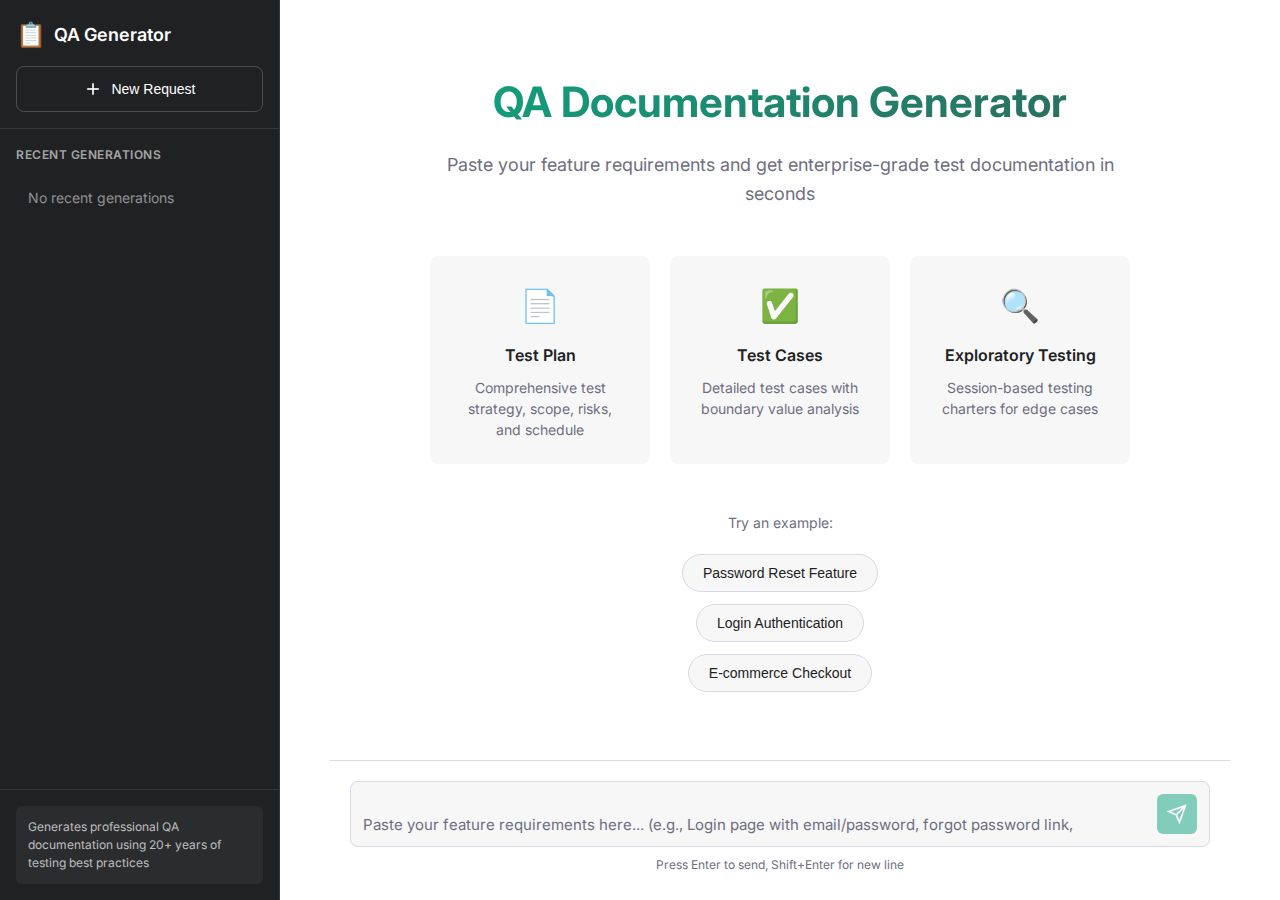
<file: docs/index.html>
<!DOCTYPE html>
<html lang="en">
<head>
    <meta charset="UTF-8">
    <meta name="viewport" content="width=device-width, initial-scale=1.0">
    <title>QA Documentation Generator - AI-Powered Test Planning</title>
    <link rel="stylesheet" href="styles.css">
    <link rel="preconnect" href="https://fonts.googleapis.com">
    <link rel="preconnect" href="https://fonts.gstatic.com" crossorigin>
    <link href="https://fonts.googleapis.com/css2?family=Inter:wght@300;400;500;600;700&display=swap" rel="stylesheet">
</head>
<body>
    <div class="container">
        <!-- Sidebar -->
        <aside class="sidebar">
            <div class="sidebar-header">
                <h1 class="logo">
                    <span class="logo-icon">📋</span>
                    QA Generator
                </h1>
                <button class="new-chat-btn" id="newChatBtn">
                    <svg width="20" height="20" viewBox="0 0 24 24" fill="none" stroke="currentColor" stroke-width="2">
                        <line x1="12" y1="5" x2="12" y2="19"></line>
                        <line x1="5" y1="12" x2="19" y2="12"></line>
                    </svg>
                    New Request
                </button>
            </div>

            <div class="sidebar-content">
                <div class="history-section">
                    <h3 class="history-title">Recent Generations</h3>
                    <div id="historyList" class="history-list">
                        <!-- History items will be added here -->
                    </div>
                </div>
            </div>

            <div class="sidebar-footer">
                <div class="info-box">
                    <p class="info-text">Generates professional QA documentation using 20+ years of testing best practices</p>
                </div>
            </div>
        </aside>

        <!-- Main Content -->
        <main class="main-content">
            <div class="chat-container">
                <div class="messages" id="messages">
                    <!-- Welcome Message -->
                    <div class="welcome-screen" id="welcomeScreen">
                        <div class="welcome-content">
                            <h1 class="welcome-title">QA Documentation Generator</h1>
                            <p class="welcome-subtitle">Paste your feature requirements and get enterprise-grade test documentation in seconds</p>

                            <div class="features-grid">
                                <div class="feature-card">
                                    <div class="feature-icon">📄</div>
                                    <h3>Test Plan</h3>
                                    <p>Comprehensive test strategy, scope, risks, and schedule</p>
                                </div>
                                <div class="feature-card">
                                    <div class="feature-icon">✅</div>
                                    <h3>Test Cases</h3>
                                    <p>Detailed test cases with boundary value analysis</p>
                                </div>
                                <div class="feature-card">
                                    <div class="feature-icon">🔍</div>
                                    <h3>Exploratory Testing</h3>
                                    <p>Session-based testing charters for edge cases</p>
                                </div>
                            </div>

                            <div class="example-prompts">
                                <p class="example-title">Try an example:</p>
                                <button class="example-btn" data-example="password-reset">Password Reset Feature</button>
                                <button class="example-btn" data-example="login">Login Authentication</button>
                                <button class="example-btn" data-example="checkout">E-commerce Checkout</button>
                            </div>
                        </div>
                    </div>
                </div>

                <!-- Input Area -->
                <div class="input-container">
                    <div class="input-wrapper">
                        <textarea
                            id="requirementInput"
                            class="requirement-input"
                            placeholder="Paste your feature requirements here... (e.g., Login page with email/password, forgot password link, remember me checkbox...)"
                            rows="1"></textarea>
                        <button class="send-btn" id="sendBtn" disabled>
                            <svg width="20" height="20" viewBox="0 0 24 24" fill="none" stroke="currentColor" stroke-width="2">
                                <line x1="22" y1="2" x2="11" y2="13"></line>
                                <polygon points="22 2 15 22 11 13 2 9 22 2"></polygon>
                            </svg>
                        </button>
                    </div>
                    <div class="input-footer">
                        <p class="input-hint">Press Enter to send, Shift+Enter for new line</p>
                    </div>
                </div>
            </div>
        </main>
    </div>

    <script src="script.js"></script>
</body>
</html>
</file>
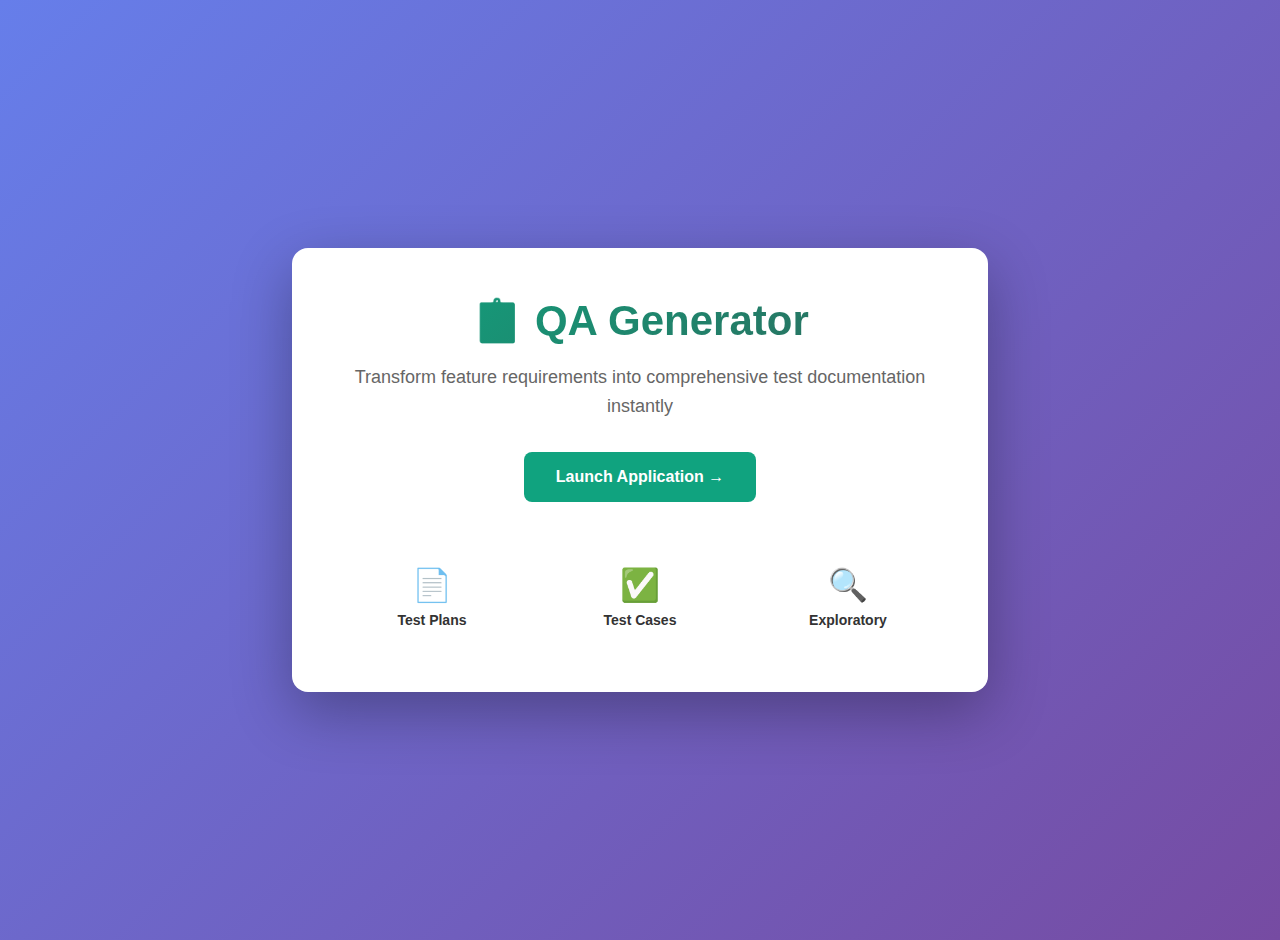
<file: docs/demo.html>
<!DOCTYPE html>
<html lang="en">
<head>
    <meta charset="UTF-8">
    <meta name="viewport" content="width=device-width, initial-scale=1.0">
    <title>QA Generator - Demo Mode</title>
    <style>
        body {
            font-family: 'Inter', sans-serif;
            background: linear-gradient(135deg, #667eea 0%, #764ba2 100%);
            min-height: 100vh;
            display: flex;
            align-items: center;
            justify-content: center;
            margin: 0;
            padding: 20px;
        }
        .demo-card {
            background: white;
            border-radius: 16px;
            padding: 48px;
            max-width: 600px;
            box-shadow: 0 20px 60px rgba(0,0,0,0.3);
            text-align: center;
        }
        h1 {
            font-size: 42px;
            margin: 0 0 16px 0;
            background: linear-gradient(135deg, #10a37f, #2d6a5c);
            -webkit-background-clip: text;
            -webkit-text-fill-color: transparent;
        }
        p {
            color: #666;
            font-size: 18px;
            line-height: 1.6;
            margin-bottom: 32px;
        }
        .btn {
            display: inline-block;
            padding: 16px 32px;
            background: #10a37f;
            color: white;
            text-decoration: none;
            border-radius: 8px;
            font-weight: 600;
            font-size: 16px;
            transition: all 0.3s;
        }
        .btn:hover {
            background: #0d8c6d;
            transform: translateY(-2px);
            box-shadow: 0 8px 16px rgba(16, 163, 127, 0.3);
        }
        .features {
            margin-top: 48px;
            display: grid;
            grid-template-columns: repeat(3, 1fr);
            gap: 24px;
            text-align: center;
        }
        .feature {
            padding: 16px;
        }
        .feature-icon {
            font-size: 32px;
            margin-bottom: 8px;
        }
        .feature-title {
            font-size: 14px;
            font-weight: 600;
            color: #333;
        }
    </style>
</head>
<body>
    <div class="demo-card">
        <h1>📋 QA Generator</h1>
        <p>Transform feature requirements into comprehensive test documentation instantly</p>
        <a href="index.html" class="btn">Launch Application →</a>
        
        <div class="features">
            <div class="feature">
                <div class="feature-icon">📄</div>
                <div class="feature-title">Test Plans</div>
            </div>
            <div class="feature">
                <div class="feature-icon">✅</div>
                <div class="feature-title">Test Cases</div>
            </div>
            <div class="feature">
                <div class="feature-icon">🔍</div>
                <div class="feature-title">Exploratory</div>
            </div>
        </div>
    </div>
</body>
</html>
</file>
<file: docs/styles.css>
* {
    margin: 0;
    padding: 0;
    box-sizing: border-box;
}

:root {
    --primary-color: #10a37f;
    --primary-hover: #0d8c6d;
    --bg-primary: #ffffff;
    --bg-secondary: #f7f7f8;
    --bg-tertiary: #ececf1;
    --text-primary: #202123;
    --text-secondary: #6e6e80;
    --border-color: #d9d9e3;
    --shadow-sm: 0 1px 2px rgba(0, 0, 0, 0.05);
    --shadow-md: 0 4px 6px rgba(0, 0, 0, 0.07);
    --shadow-lg: 0 10px 15px rgba(0, 0, 0, 0.1);
    --border-radius: 8px;
    --transition: all 0.2s ease;
}

body {
    font-family: 'Inter', -apple-system, BlinkMacSystemFont, 'Segoe UI', sans-serif;
    background: var(--bg-secondary);
    color: var(--text-primary);
    line-height: 1.6;
}

.container {
    display: flex;
    height: 100vh;
    overflow: hidden;
}

/* Sidebar */
.sidebar {
    width: 280px;
    background: var(--text-primary);
    color: white;
    display: flex;
    flex-direction: column;
    border-right: 1px solid rgba(255, 255, 255, 0.1);
}

.sidebar-header {
    padding: 16px;
    border-bottom: 1px solid rgba(255, 255, 255, 0.1);
}

.logo {
    font-size: 18px;
    font-weight: 600;
    margin-bottom: 12px;
    display: flex;
    align-items: center;
    gap: 8px;
}

.logo-icon {
    font-size: 24px;
}

.new-chat-btn {
    width: 100%;
    padding: 12px 16px;
    background: transparent;
    border: 1px solid rgba(255, 255, 255, 0.2);
    border-radius: var(--border-radius);
    color: white;
    font-size: 14px;
    font-weight: 500;
    cursor: pointer;
    display: flex;
    align-items: center;
    justify-content: center;
    gap: 8px;
    transition: var(--transition);
}

.new-chat-btn:hover {
    background: rgba(255, 255, 255, 0.1);
}

.sidebar-content {
    flex: 1;
    overflow-y: auto;
    padding: 16px;
}

.history-section {
    margin-bottom: 20px;
}

.history-title {
    font-size: 12px;
    font-weight: 600;
    text-transform: uppercase;
    color: rgba(255, 255, 255, 0.6);
    margin-bottom: 12px;
    letter-spacing: 0.5px;
}

.history-list {
    display: flex;
    flex-direction: column;
    gap: 4px;
}

.history-item {
    padding: 10px 12px;
    border-radius: 6px;
    cursor: pointer;
    transition: var(--transition);
    font-size: 14px;
    color: rgba(255, 255, 255, 0.8);
    white-space: nowrap;
    overflow: hidden;
    text-overflow: ellipsis;
}

.history-item:hover {
    background: rgba(255, 255, 255, 0.1);
}

.sidebar-footer {
    padding: 16px;
    border-top: 1px solid rgba(255, 255, 255, 0.1);
}

.info-box {
    padding: 12px;
    background: rgba(255, 255, 255, 0.05);
    border-radius: 6px;
}

.info-text {
    font-size: 12px;
    color: rgba(255, 255, 255, 0.7);
    line-height: 1.5;
}

/* Main Content */
.main-content {
    flex: 1;
    display: flex;
    flex-direction: column;
    background: var(--bg-primary);
}

.chat-container {
    flex: 1;
    display: flex;
    flex-direction: column;
    max-width: 900px;
    width: 100%;
    margin: 0 auto;
}

.messages {
    flex: 1;
    overflow-y: auto;
    overflow-x: hidden;
    padding: 20px;
    max-height: calc(100vh - 140px);
    min-height: 0;
}

/* Welcome Screen */
.welcome-screen {
    display: flex;
    align-items: center;
    justify-content: center;
    min-height: 100%;
    padding: 40px 20px;
}

.welcome-content {
    text-align: center;
    max-width: 700px;
}

.welcome-title {
    font-size: 42px;
    font-weight: 700;
    margin-bottom: 16px;
    background: linear-gradient(135deg, var(--primary-color), #2d6a5c);
    -webkit-background-clip: text;
    -webkit-text-fill-color: transparent;
    background-clip: text;
}

.welcome-subtitle {
    font-size: 18px;
    color: var(--text-secondary);
    margin-bottom: 48px;
}

.features-grid {
    display: grid;
    grid-template-columns: repeat(3, 1fr);
    gap: 20px;
    margin-bottom: 48px;
}

.feature-card {
    padding: 24px;
    background: var(--bg-secondary);
    border-radius: var(--border-radius);
    transition: var(--transition);
}

.feature-card:hover {
    transform: translateY(-2px);
    box-shadow: var(--shadow-md);
}

.feature-icon {
    font-size: 32px;
    margin-bottom: 12px;
}

.feature-card h3 {
    font-size: 16px;
    font-weight: 600;
    margin-bottom: 8px;
}

.feature-card p {
    font-size: 14px;
    color: var(--text-secondary);
    line-height: 1.5;
}

.example-prompts {
    display: flex;
    flex-direction: column;
    align-items: center;
    gap: 12px;
}

.example-title {
    font-size: 14px;
    color: var(--text-secondary);
    margin-bottom: 8px;
}

.example-btn {
    padding: 10px 20px;
    background: var(--bg-secondary);
    border: 1px solid var(--border-color);
    border-radius: 20px;
    font-size: 14px;
    color: var(--text-primary);
    cursor: pointer;
    transition: var(--transition);
}

.example-btn:hover {
    background: var(--bg-tertiary);
    border-color: var(--primary-color);
}

/* Messages */
.message {
    margin-bottom: 32px;
    animation: slideIn 0.3s ease;
}

@keyframes slideIn {
    from {
        opacity: 0;
        transform: translateY(10px);
    }
    to {
        opacity: 1;
        transform: translateY(0);
    }
}

.message-header {
    display: flex;
    align-items: center;
    gap: 12px;
    margin-bottom: 12px;
}

.message-avatar {
    width: 32px;
    height: 32px;
    border-radius: 50%;
    display: flex;
    align-items: center;
    justify-content: center;
    font-size: 18px;
    flex-shrink: 0;
}

.message-avatar.user {
    background: var(--primary-color);
}

.message-avatar.assistant {
    background: var(--text-primary);
}

.message-name {
    font-weight: 600;
    font-size: 14px;
}

.message-content {
    margin-left: 44px;
    color: var(--text-primary);
}

.message-text {
    font-size: 15px;
    line-height: 1.7;
    white-space: pre-wrap;
}

.loading {
    display: flex;
    align-items: center;
    gap: 8px;
    color: var(--text-secondary);
    font-size: 14px;
}

.loading-dots {
    display: flex;
    gap: 4px;
}

.loading-dot {
    width: 8px;
    height: 8px;
    background: var(--text-secondary);
    border-radius: 50%;
    animation: bounce 1.4s infinite ease-in-out;
}

.loading-dot:nth-child(1) {
    animation-delay: -0.32s;
}

.loading-dot:nth-child(2) {
    animation-delay: -0.16s;
}

@keyframes bounce {
    0%, 80%, 100% {
        transform: scale(0);
    }
    40% {
        transform: scale(1);
    }
}

/* Results */
.result-card {
    background: var(--bg-secondary);
    border-radius: var(--border-radius);
    padding: 24px;
    margin-top: 16px;
}

.result-header {
    display: flex;
    align-items: center;
    justify-content: space-between;
    margin-bottom: 20px;
}

.result-title {
    font-size: 20px;
    font-weight: 600;
}

.result-stats {
    display: grid;
    grid-template-columns: repeat(3, 1fr);
    gap: 16px;
    margin-bottom: 24px;
}

.stat-item {
    text-align: center;
}

.stat-value {
    font-size: 28px;
    font-weight: 700;
    color: var(--primary-color);
    margin-bottom: 4px;
}

.stat-label {
    font-size: 12px;
    color: var(--text-secondary);
    text-transform: uppercase;
    letter-spacing: 0.5px;
}

.result-links {
    display: flex;
    flex-direction: column;
    gap: 12px;
}

.doc-link {
    display: flex;
    align-items: center;
    justify-content: space-between;
    padding: 16px;
    background: white;
    border: 1px solid var(--border-color);
    border-radius: var(--border-radius);
    text-decoration: none;
    color: var(--text-primary);
    transition: var(--transition);
}

.doc-link:hover {
    border-color: var(--primary-color);
    box-shadow: var(--shadow-sm);
}

.doc-link-content {
    display: flex;
    align-items: center;
    gap: 12px;
}

.doc-icon {
    font-size: 24px;
}

.doc-info h4 {
    font-size: 15px;
    font-weight: 600;
    margin-bottom: 4px;
}

.doc-info p {
    font-size: 13px;
    color: var(--text-secondary);
}

.doc-arrow {
    color: var(--text-secondary);
}

/* Input Container */
.input-container {
    padding: 20px;
    border-top: 1px solid var(--border-color);
    background: var(--bg-primary);
}

.input-wrapper {
    display: flex;
    align-items: flex-end;
    gap: 12px;
    padding: 12px;
    background: var(--bg-secondary);
    border: 1px solid var(--border-color);
    border-radius: var(--border-radius);
    transition: var(--transition);
}

.input-wrapper:focus-within {
    border-color: var(--primary-color);
    box-shadow: 0 0 0 3px rgba(16, 163, 127, 0.1);
}

.requirement-input {
    flex: 1;
    border: none;
    background: transparent;
    font-family: inherit;
    font-size: 15px;
    color: var(--text-primary);
    resize: none;
    outline: none;
    max-height: 200px;
}

.requirement-input::placeholder {
    color: var(--text-secondary);
}

.send-btn {
    width: 40px;
    height: 40px;
    border: none;
    background: var(--primary-color);
    color: white;
    border-radius: 6px;
    cursor: pointer;
    display: flex;
    align-items: center;
    justify-content: center;
    transition: var(--transition);
    flex-shrink: 0;
}

.send-btn:hover:not(:disabled) {
    background: var(--primary-hover);
}

.send-btn:disabled {
    opacity: 0.5;
    cursor: not-allowed;
}

.input-footer {
    margin-top: 8px;
    text-align: center;
}

.input-hint {
    font-size: 12px;
    color: var(--text-secondary);
}

/* Responsive */
@media (max-width: 768px) {
    .sidebar {
        position: absolute;
        left: -280px;
        z-index: 100;
        transition: left 0.3s ease;
    }

    .sidebar.active {
        left: 0;
    }

    .features-grid {
        grid-template-columns: 1fr;
    }

    .welcome-title {
        font-size: 32px;
    }

    .result-stats {
        grid-template-columns: 1fr;
    }
}

/* Scrollbar */
::-webkit-scrollbar {
    width: 8px;
    height: 8px;
}

::-webkit-scrollbar-track {
    background: transparent;
}

::-webkit-scrollbar-thumb {
    background: var(--border-color);
    border-radius: 4px;
}

::-webkit-scrollbar-thumb:hover {
    background: var(--text-secondary);
}
</file>
